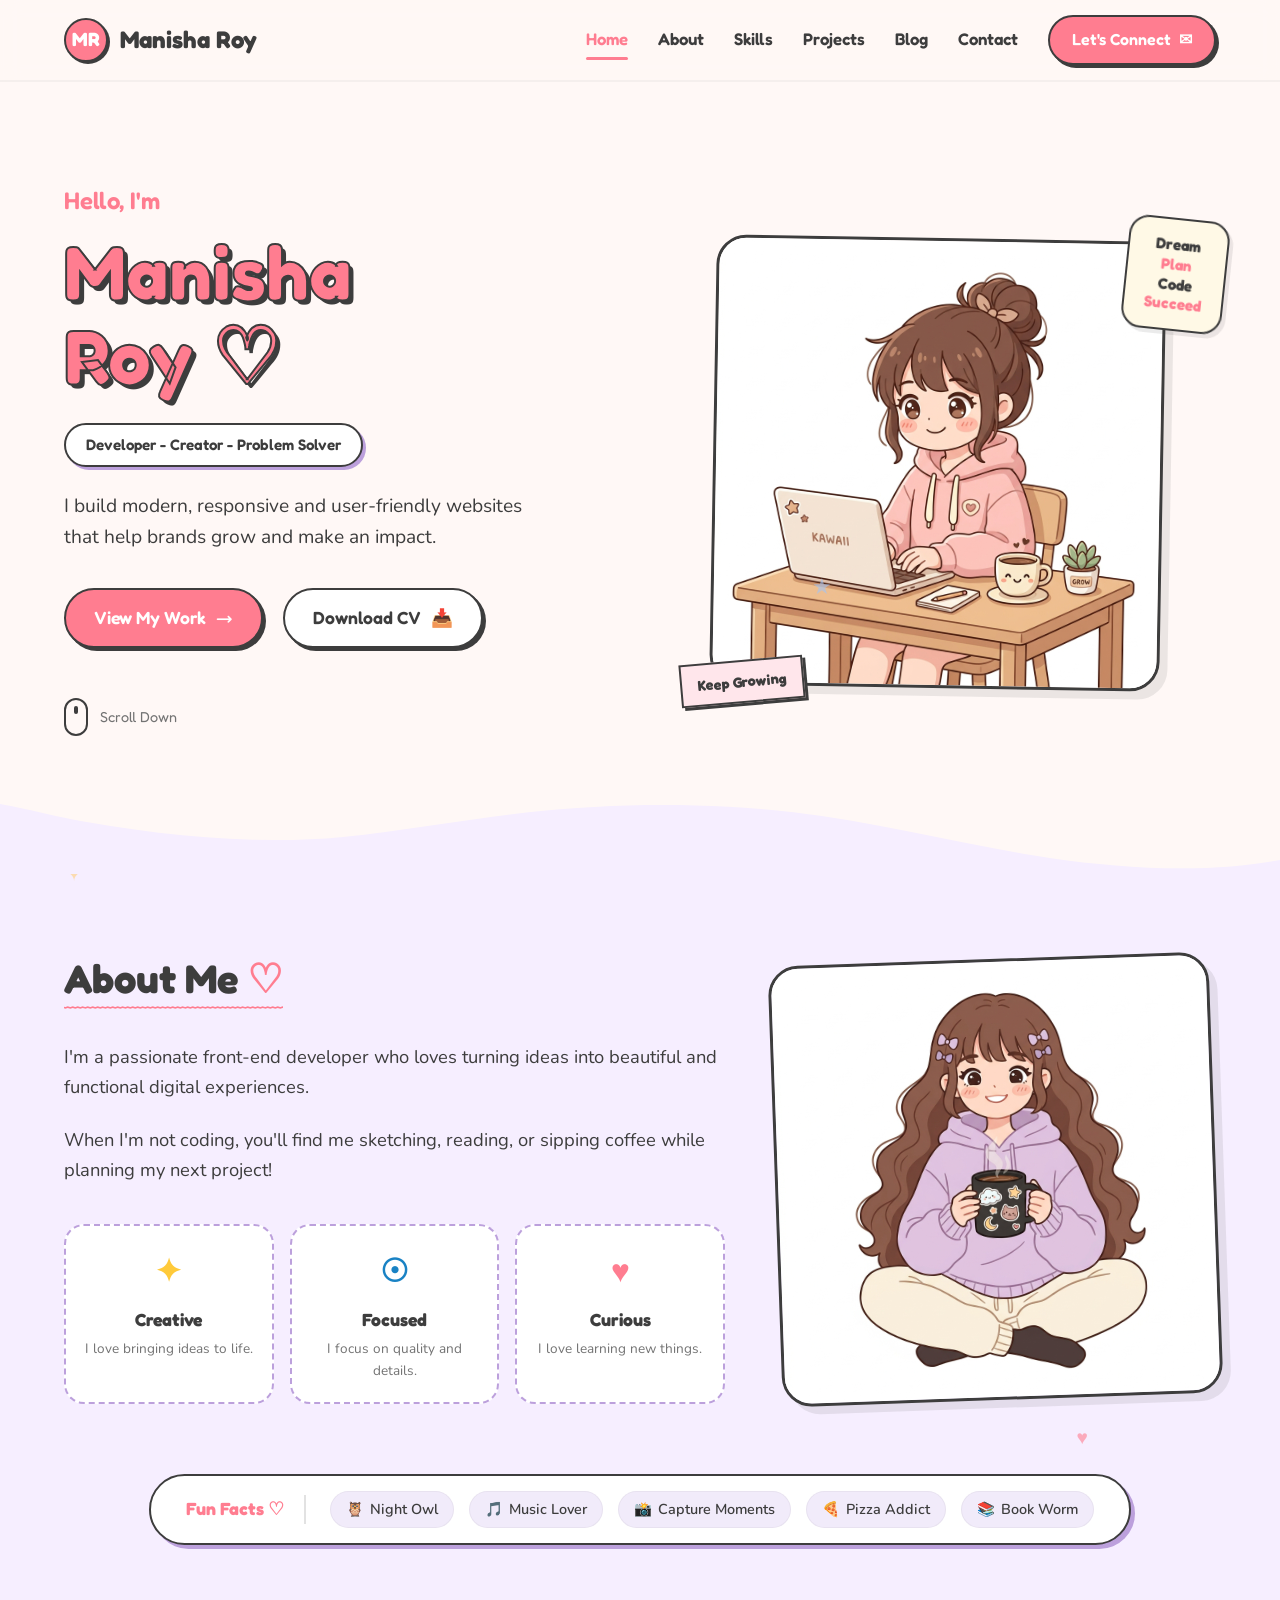
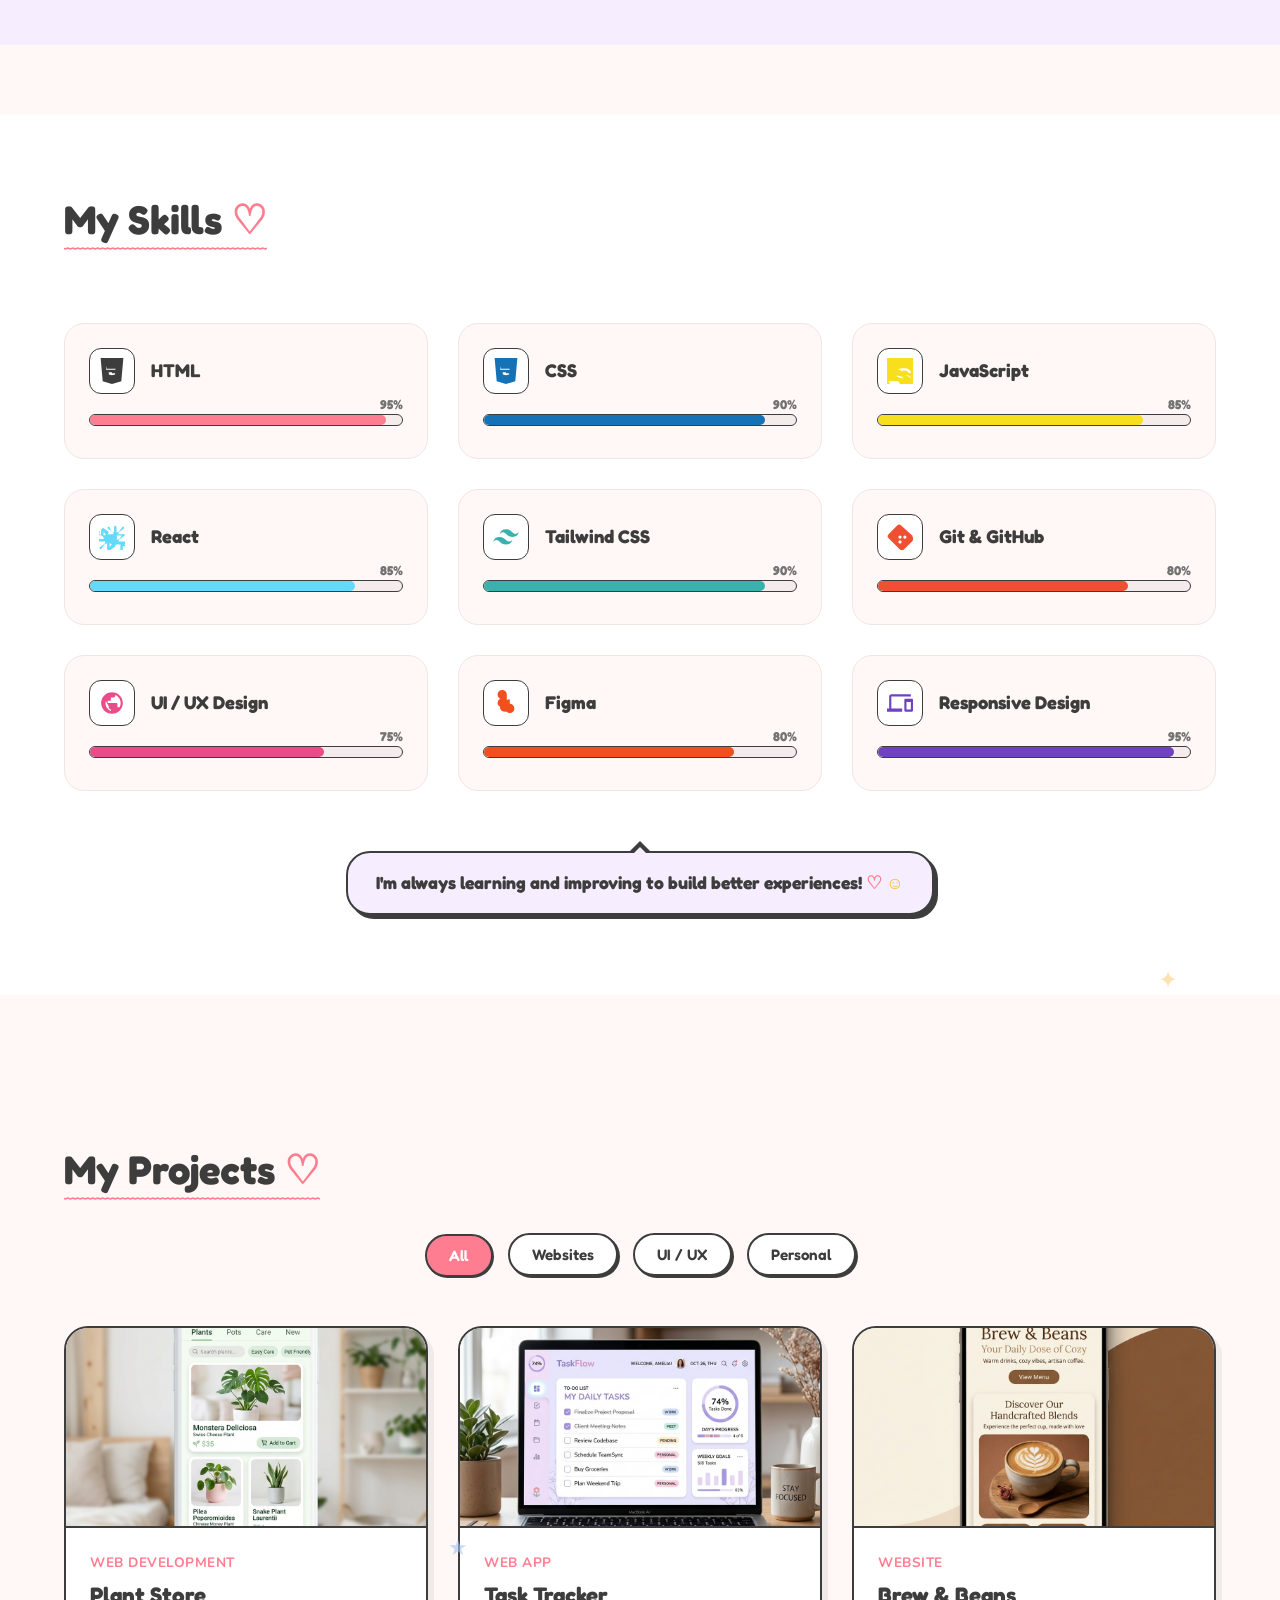
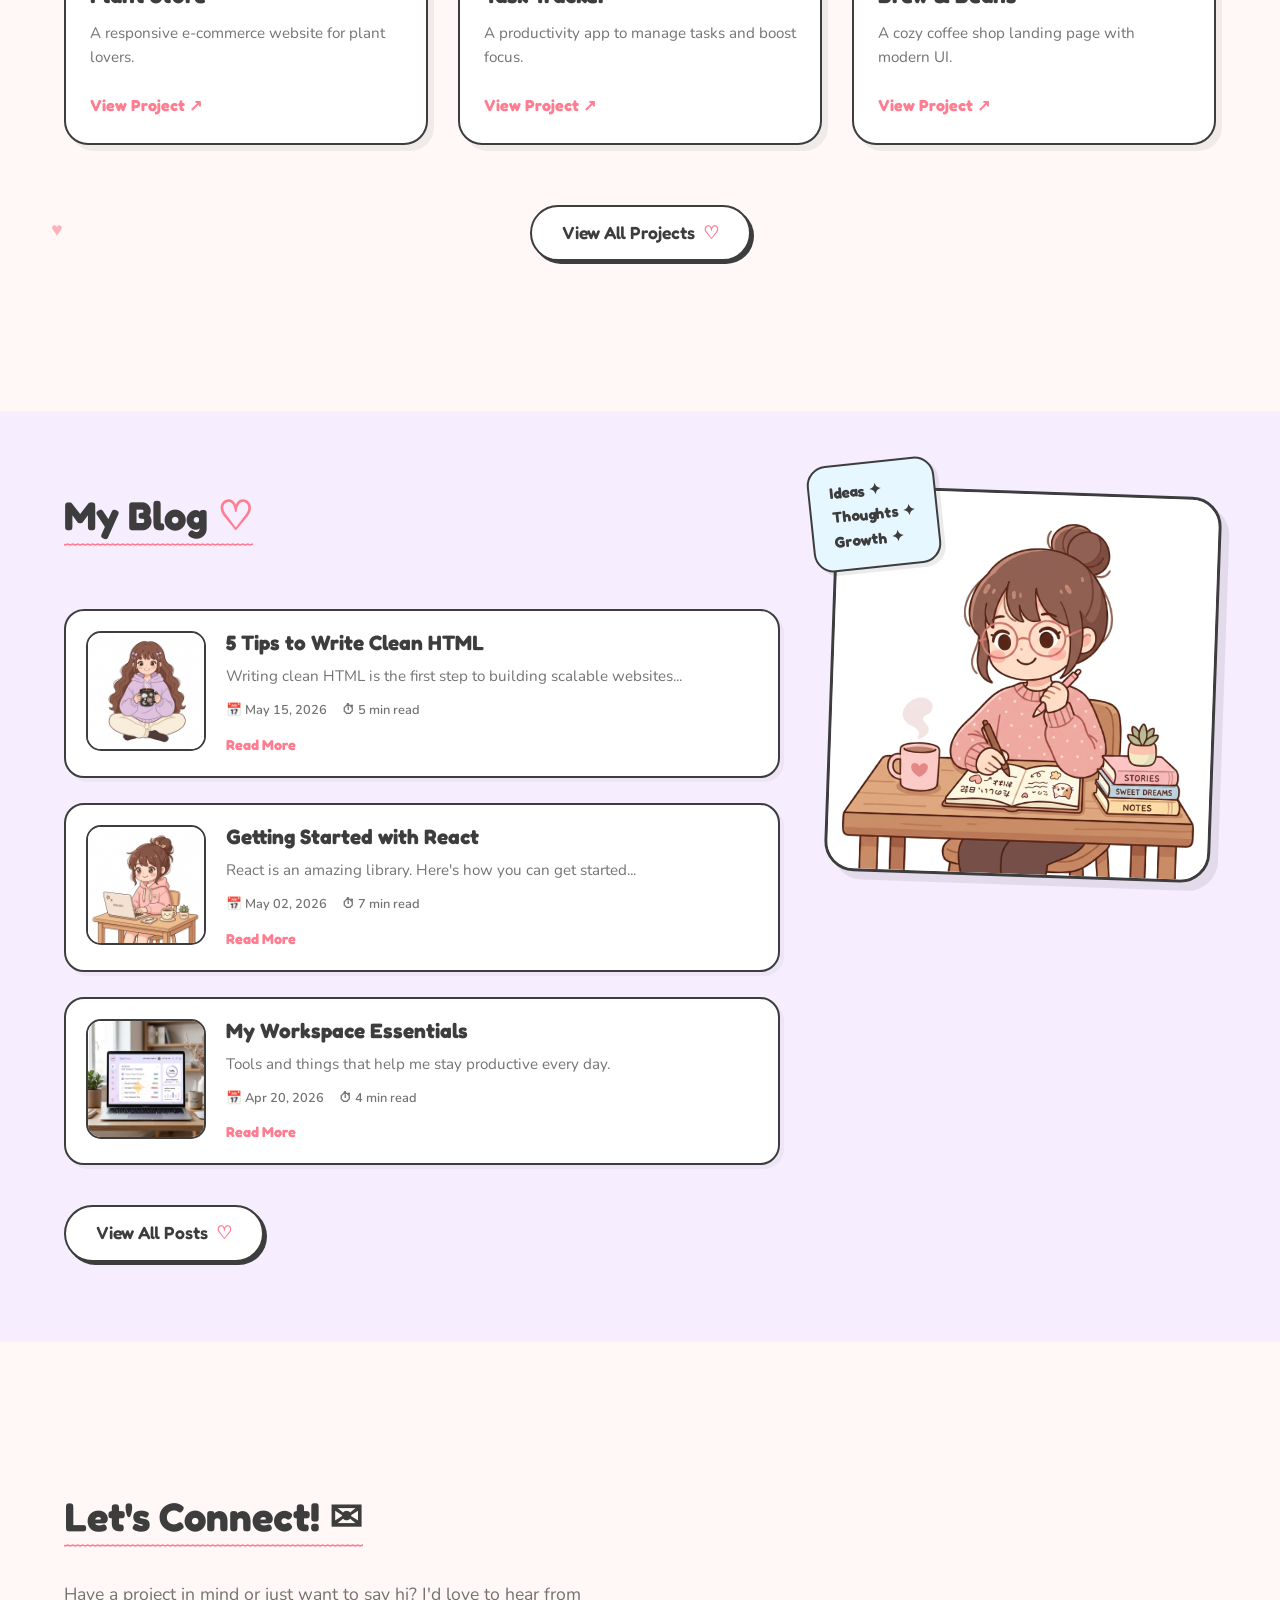
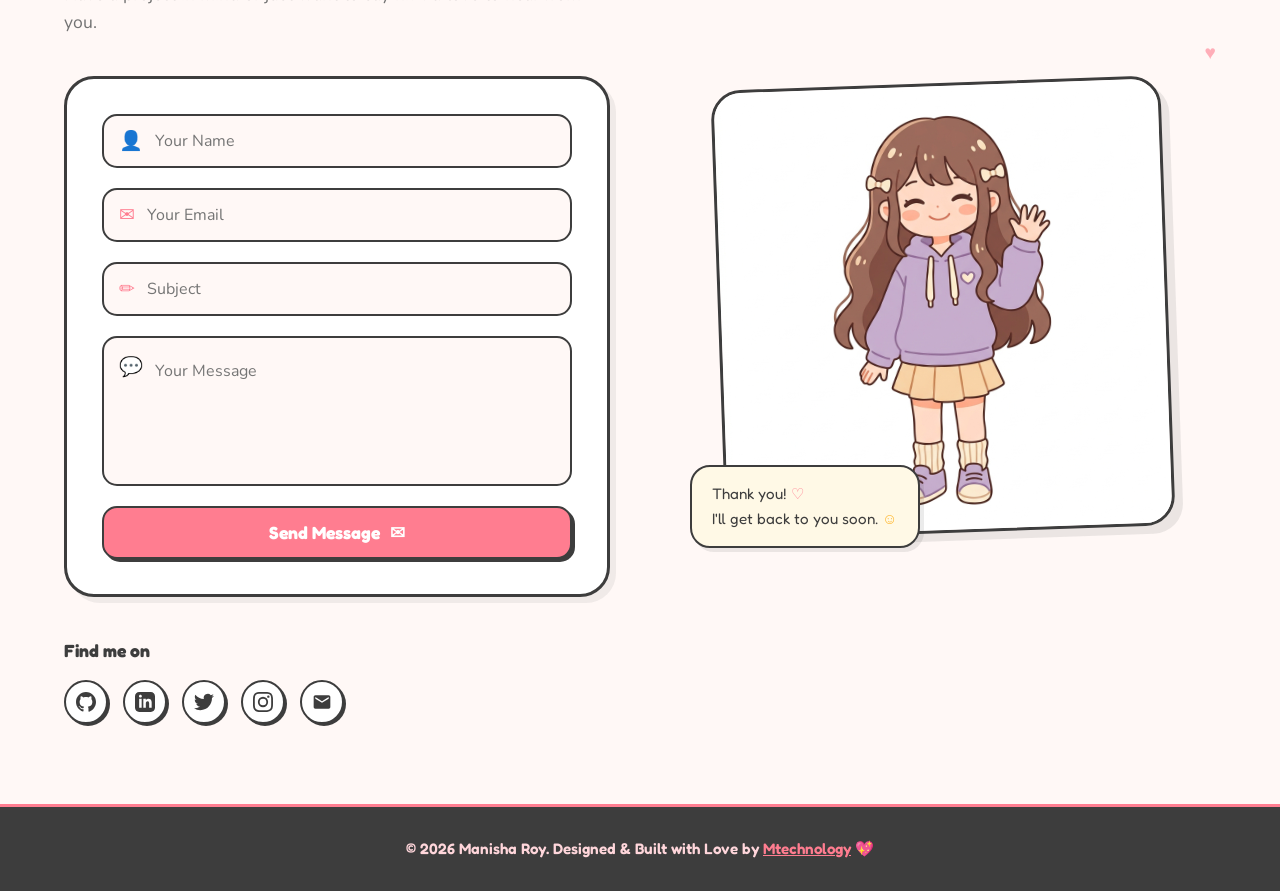
<file: index.html>
<!DOCTYPE html>
<html lang="en">
<head>
    <meta charset="UTF-8">
    <meta name="viewport" content="width=device-width, initial-scale=1.0">
    <title>Manisha Roy | Frontend Developer & UI/UX Designer</title>
    <meta name="description" content="Portfolio of Manisha Roy, a passionate front-end developer and UI/UX designer who creates beautiful, responsive, and user-friendly web experiences.">
    <!-- Google Fonts -->
    <link rel="preconnect" href="https://fonts.googleapis.com">
    <link rel="preconnect" href="https://fonts.gstatic.com" crossorigin>
    <link href="https://fonts.googleapis.com/css2?family=Comfortaa:wght@400;700&family=Fredoka:wght@400;600;700&family=Nunito:wght@400;600;700&display=swap" rel="stylesheet">
    <!-- Main Stylesheet -->
    <link rel="stylesheet" href="styles.css">
</head>
<body>
    <!-- Floating Sparkles & Hearts (Decorative background elements) -->
    <div class="decorations">
        <div class="sparkle sparkle-1">✦</div>
        <div class="sparkle sparkle-2">✦</div>
        <div class="sparkle sparkle-3">✦</div>
        <div class="heart heart-1">♥</div>
        <div class="heart heart-2">♥</div>
        <div class="heart heart-3">♥</div>
        <div class="star star-1">★</div>
        <div class="star star-2">★</div>
    </div>

    <!-- Navigation Header -->
    <header class="navbar-header">
        <div class="navbar-container">
            <a href="#home" class="logo">
                <span class="logo-circle">MR</span>
                <span class="logo-text">Manisha Roy</span>
            </a>
            <button class="mobile-nav-toggle" aria-label="Toggle Navigation" id="mobileNavToggle">
                <span class="bar"></span>
                <span class="bar"></span>
                <span class="bar"></span>
            </button>
            <nav class="nav-menu" id="navMenu">
                <a href="#home" class="nav-link active">Home</a>
                <a href="#about" class="nav-link">About</a>
                <a href="#skills" class="nav-link">Skills</a>
                <a href="#projects" class="nav-link">Projects</a>
                <a href="#blog" class="nav-link">Blog</a>
                <a href="#contact" class="nav-link">Contact</a>
                <a href="#contact" class="btn-connect">Let's Connect <span class="btn-icon">✉</span></a>
            </nav>
        </div>
    </header>

    <!-- Main Content Grid / Sections -->
    <main class="main-content">
        <!-- 1. Hero Section -->
        <section id="home" class="section hero-section">
            <div class="container hero-container">
                <div class="hero-left">
                    <p class="hero-greeting">Hello, I'm</p>
                    <h1 class="hero-name">Manisha<br>Roy <span class="heart-icon">♡</span></h1>
                    <div class="badge-container">
                        <span class="pill-badge">Developer - Creator - Problem Solver</span>
                    </div>
                    <p class="hero-description">
                        I build modern, responsive and user-friendly websites that help brands grow and make an impact.
                    </p>
                    <div class="hero-ctas">
                        <a href="#projects" class="btn btn-primary">View My Work <span class="arrow">→</span></a>
                        <a href="#" class="btn btn-secondary" id="downloadCv">Download CV <span class="download-icon">📥</span></a>
                    </div>
                    
                    <div class="scroll-down-container">
                        <a href="#about" class="scroll-down-link">
                            <div class="mouse-icon">
                                <div class="wheel"></div>
                            </div>
                            <span>Scroll Down</span>
                        </a>
                    </div>
                </div>
                
                <div class="hero-right">
                    <div class="illustration-wrapper hero-wrapper">
                        <!-- Custom Sticky Notes & Floating Speech Bubbles -->
                        <div class="bubble dream-bubble">
                            <p>Dream</p>
                            <p>Plan</p>
                            <p>Code</p>
                            <p>Succeed</p>
                        </div>
                        <img src="assets/hero_girl.png" alt="Manisha working at a desk" class="main-illustration hero-illustration">
                        <div class="sticky-note">Keep Growing</div>
                    </div>
                </div>
            </div>
        </section>

        <!-- Wavy Section Divider -->
        <div class="wave-divider wave-to-purple">
            <svg data-name="Layer 1" xmlns="http://www.w3.org/2000/svg" viewBox="0 0 1200 120" preserveAspectRatio="none">
                <path d="M321.39,56.44c58-10.79,114.16-30.13,172-41.86,82.39-16.72,168.19-17.73,250.45-.39C823.78,31,906.67,72,985.66,92.83c70.05,18.48,146.53,26.09,214.34,3V120H0V0C26.9,8.75,53.05,22,81.13,31C164.71,57.77,248.8,69.58,321.39,56.44Z" class="shape-fill"></path>
            </svg>
        </div>

        <!-- 2. About Me Section -->
        <section id="about" class="section about-section bg-purple">
            <div class="container about-container">
                <div class="about-left">
                    <h2 class="section-title">About Me <span class="heart-icon">♡</span></h2>
                    <p class="about-text">
                        I'm a passionate front-end developer who loves turning ideas into beautiful and functional digital experiences.
                    </p>
                    <p class="about-text">
                        When I'm not coding, you'll find me sketching, reading, or sipping coffee while planning my next project!
                    </p>
                    
                    <div class="about-traits">
                        <div class="trait-card">
                            <div class="trait-icon star-icon">✦</div>
                            <h3>Creative</h3>
                            <p>I love bringing ideas to life.</p>
                        </div>
                        <div class="trait-card">
                            <div class="trait-icon target-icon">☉</div>
                            <h3>Focused</h3>
                            <p>I focus on quality and details.</p>
                        </div>
                        <div class="trait-card">
                            <div class="trait-icon heart-icon">♥</div>
                            <h3>Curious</h3>
                            <p>I love learning new things.</p>
                        </div>
                    </div>
                </div>
                
                <div class="about-right">
                    <div class="illustration-wrapper about-wrapper">
                        <img src="assets/about_girl.png" alt="Manisha sitting cross-legged" class="main-illustration about-illustration">
                    </div>
                </div>
            </div>
            
            <!-- Fun Facts Horizontal Pill -->
            <div class="fun-facts-container">
                <div class="fun-facts-pill">
                    <span class="fun-facts-title">Fun Facts ♡</span>
                    <div class="fun-facts-grid">
                        <span class="fact-tag"><span class="fact-emoji">🦉</span> Night Owl</span>
                        <span class="fact-tag"><span class="fact-emoji">🎵</span> Music Lover</span>
                        <span class="fact-tag"><span class="fact-emoji">📸</span> Capture Moments</span>
                        <span class="fact-tag"><span class="fact-emoji">🍕</span> Pizza Addict</span>
                        <span class="fact-tag"><span class="fact-emoji">📚</span> Book Worm</span>
                    </div>
                </div>
            </div>
        </section>

        <!-- Wavy Divider to Soft Pink -->
        <div class="wave-divider wave-to-pink">
            <svg data-name="Layer 1" xmlns="http://www.w3.org/2000/svg" viewBox="0 0 1200 120" preserveAspectRatio="none">
                <path d="M985.66,92.83C906.67,72,823.78,31,743.84,14.19c-82.26-17.34-168.06-16.33-250.45.39-57.84,11.73-114,31.07-172,41.86C248.8,69.58,164.71,57.77,81.13,31,53.05,22,26.9,8.75,0,0V120H1200V95.83C1132.19,118.92,1055.71,111.31,985.66,92.83Z" class="shape-fill"></path>
            </svg>
        </div>

        <!-- 3. My Skills Section -->
        <section id="skills" class="section skills-section">
            <div class="container skills-container">
                <h2 class="section-title text-center">My Skills <span class="heart-icon">♡</span></h2>
                
                <div class="skills-grid">
                    <!-- HTML Card -->
                    <div class="skill-card">
                        <div class="skill-header">
                            <div class="skill-icon-bg icon-html">
                                <svg class="skill-icon" viewBox="0 0 24 24" fill="currentColor">
                                    <path d="M1.5 0h21l-1.91 21.563L11.977 24l-8.565-2.438L1.5 0zm17.03 8H6.38l.24 2.87h11.67l-.28 3.13h-6l-.1-.86H8.97l.18 2.02 2.83.75 2.83-.75.47-5.32H6.88l-.24-2.87h12.15l-.26 3z"/>
                                </svg>
                            </div>
                            <span class="skill-name">HTML</span>
                        </div>
                        <div class="skill-progress-bar-container">
                            <div class="skill-progress-bar" style="width: 95%;"></div>
                        </div>
                        <span class="skill-percentage">95%</span>
                    </div>

                    <!-- CSS Card -->
                    <div class="skill-card">
                        <div class="skill-header">
                            <div class="skill-icon-bg icon-css">
                                <svg class="skill-icon" viewBox="0 0 24 24" fill="currentColor">
                                    <path d="M1.5 0h21l-1.91 21.563L11.977 24l-8.565-2.438L1.5 0zm17.03 8H6.38l.24 2.87h11.67l-.28 3.13h-6l-.1-.86H8.97l.18 2.02 2.83.75 2.83-.75.47-5.32H6.88l-.24-2.87h12.15l-.26 3z" style="fill: #1572B6;"/>
                                </svg>
                            </div>
                            <span class="skill-name">CSS</span>
                        </div>
                        <div class="skill-progress-bar-container">
                            <div class="skill-progress-bar bar-css" style="width: 90%;"></div>
                        </div>
                        <span class="skill-percentage">90%</span>
                    </div>

                    <!-- JavaScript Card -->
                    <div class="skill-card">
                        <div class="skill-header">
                            <div class="skill-icon-bg icon-js">
                                <svg class="skill-icon" viewBox="0 0 24 24" fill="currentColor">
                                    <path d="M0 0h24v24H0V0zm22.034 18.534c-.067-.386-.227-.777-.481-1.143-.3-.435-.764-.789-1.391-1.063-.585-.255-1.319-.449-2.203-.584-.39-.06-.809-.119-1.258-.18-.45-.06-.884-.135-1.303-.225-.42-.09-.78-.209-1.079-.36-.299-.15-.524-.345-.674-.585-.15-.24-.225-.555-.225-.945 0-.36.089-.675.27-.945.18-.27.435-.48.765-.63.33-.15.719-.24 1.169-.27.45-.03.914-.015 1.394.045.48.06.914.18 1.304.36.39.18.705.42.945.72.24.3.375.645.405 1.035h2.445c-.06-.72-.27-1.35-.63-1.89-.36-.54-.855-.99-1.485-1.35-.63-.36-1.365-.615-2.205-.765-.84-.15-1.724-.225-2.654-.225-.96 0-1.86.09-2.699.27-.84.18-1.575.465-2.205.855-.63.39-1.11.885-1.439 1.485-.33.6-.495 1.305-.495 2.115 0 .81.165 1.485.495 2.025.33.54.795.975 1.395 1.305.6.33 1.29.585 2.07.765.78.18 1.575.315 2.385.405.81.09 1.56.195 2.25.315.69.12 1.245.285 1.665.495.42.21.705.495.855.855.15.36.225.795.225 1.305 0 .54-.105.99-.315 1.35-.21.36-.51.645-.9.855-.39.21-.855.36-1.395.45-.54.09-1.11.135-1.71.135-.66 0-1.275-.06-1.845-.18-.57-.12-1.08-.315-1.53-.585-.45-.27-.81-.615-1.08-1.035-.27-.42-.42-.915-.45-1.485H1.72v.03c.012.72.203 1.368.573 1.944.37.576.883 1.042 1.54 1.399.657.357 1.428.622 2.313.795.885.172 1.83.259 2.835.259 1.02 0 1.98-.09 2.879-.27.9-.18 1.665-.465 2.295-.855.63-.39 1.11-.885 1.44-1.485.33-.6.495-1.32.495-2.16 0-.78-.15-1.425-.45-1.935-.3-.51-.72-.93-1.26-1.26-.54-.33-1.17-.585-1.89-.765-.72-.18-1.485-.33-2.295-.45-.81-.12-1.56-.24-2.25-.36-.69-.12-1.26-.285-1.71-.495-.45-.21-.765-.495-.945-.855-.18-.36-.27-.81-.27-1.35 0-.51.105-.945.315-1.305.21-.36.51-.645.9-.855.39-.21.855-.36 1.395-.45.54-.09 1.11-.135 1.71-.135.63 0 1.215.06 1.755.18.54.12 1.005.3 1.395.54.39.24.69.555.9.945.21.39.33.84.36 1.35z" style="fill: #F7DF1E;"/>
                                </svg>
                            </div>
                            <span class="skill-name">JavaScript</span>
                        </div>
                        <div class="skill-progress-bar-container">
                            <div class="skill-progress-bar bar-js" style="width: 85%;"></div>
                        </div>
                        <span class="skill-percentage">85%</span>
                    </div>

                    <!-- React Card -->
                    <div class="skill-card">
                        <div class="skill-header">
                            <div class="skill-icon-bg icon-react">
                                <svg class="skill-icon" viewBox="0 0 24 24" fill="currentColor">
                                    <path d="M24 10.66c0-.3-.12-.58-.33-.8-.21-.21-.5-.33-.8-.33h-5.23c.31-.69.58-1.41.8-2.14l4.33-3.11c.23-.17.38-.43.41-.72.03-.29-.07-.58-.27-.79s-.49-.32-.78-.29c-.29.03-.55.18-.72.41l-3.11 4.33c-.73.22-1.45.49-2.14.8V2.78c0-.3-.12-.59-.33-.8-.21-.21-.5-.33-.8-.33s-.59.12-.8.33c-.21.21-.33.5-.33.8v5.23c-.69-.31-1.41-.58-2.14-.8L9.63 2.88c-.17-.23-.43-.38-.72-.41-.29-.03-.58.07-.79.27s-.32.49-.29.78c.03.29.18.55.41.72l4.33 3.11c.22.73.49 1.45.8 2.14H8.15c.31-.69.58-1.41.8-2.14L4.62 4.16c-.17-.23-.43-.38-.72-.41-.29-.03-.58.07-.79.27s-.32.49-.29.78c.03.29.18.55.41.72l3.11 4.33c-.73.22-1.45.49-2.14.8V5.63c0-.3-.12-.59-.33-.8-.21-.21-.5-.33-.8-.33s-.59.12-.8.33c-.21.21-.33.5-.33.8v5.23c-.69-.31-1.41-.58-2.14-.8L.78 6.94c-.23-.17-.5-.23-.78-.2-.29.03-.55.18-.72.41-.17.23-.23.5-.2.78.03.29.18.55.41.72l4.33 3.11c.22.73.49 1.45.8 2.14H.78c-.3 0-.58.12-.8.33-.21.21-.33.5-.33.8s.12.59.33.8c.21.21.5.33.8.33h5.23c-.31.69-.58 1.41-.8 2.14l-4.33 3.11c-.23.17-.38.43-.41.72-.03.29.07.58.27.79.2.2.49.32.78.29.29-.03.55-.18.72-.41l3.11-4.33c.73-.22 1.45-.49 2.14-.8v5.23c0 .3.12.59.33.8.21.21.5.33.8.33s.59-.12.8-.33c.21-.21.33-.5.33-.8v-5.23c.69.31 1.41.58 2.14.8l-3.11 4.33c-.17.23-.23.5-.2.78.03.29.18.55.41.72.23.17.5.23.78.2.29-.03.55-.18.72-.41l4.33-3.11c.22-.73.49-1.45.8-2.14h5.23c-.3.02-.58.14-.79.35-.21.21-.33.5-.33.8v5.23c0 .3.12.59.33.8.21.21.5.33.8.33s.59-.12.8-.33c.21-.21.33-.5.33-.8v-5.23c.69.31 1.41.58 2.14.8l3.11 4.33c.17.23.43.38.72.41.29.03.58-.07.79-.27s.32-.49.29-.78c-.03-.29-.18-.55-.41-.72l-4.33-3.11c-.22-.73-.49-1.45-.8-2.14H23.22c.3 0 .58-.12.8-.33.21-.21.33-.5.33-.8s-.12-.59-.33-.8c-.21-.21-.5-.33-.8-.33h-5.23c.31-.69.58-1.41.8-2.14l4.33-3.11c.23-.17.38-.43.41-.72.03-.29-.07-.58-.27-.79s-.49-.32-.78-.29c-.29.03-.55.18-.72.41l-3.11 4.33c-.73.22-1.45.49-2.14.8V10.66z" style="fill: #61DAFB;"/>
                                </svg>
                            </div>
                            <span class="skill-name">React</span>
                        </div>
                        <div class="skill-progress-bar-container">
                            <div class="skill-progress-bar bar-react" style="width: 85%;"></div>
                        </div>
                        <span class="skill-percentage">85%</span>
                    </div>

                    <!-- Tailwind CSS Card -->
                    <div class="skill-card">
                        <div class="skill-header">
                            <div class="skill-icon-bg icon-tailwind">
                                <svg class="skill-icon" viewBox="0 0 24 24" fill="currentColor">
                                    <path d="M12.001 4.8c-3.2 0-5.2 1.6-6 4.8 1.2-1.6 2.6-2.2 4.2-1.8.913.228 1.565.89 2.288 1.624C13.666 10.618 15.027 12 18.002 12c3.2 0 5.2-1.6 6-4.8-1.2 1.6-2.6 2.2-4.2 1.8-.913-.228-1.565-.89-2.288-1.624C16.337 6.182 14.976 4.8 12.001 4.8zm-6 7.2c-3.2 0-5.2 1.6-6 4.8 1.2-1.6 2.6-2.2 4.2-1.8.913.228 1.565.89 2.288 1.624C7.666 17.818 9.027 19 12.002 19c3.2 0 5.2-1.6 6-4.8-1.2 1.6-2.6 2.2-4.2 1.8-.913-.228-1.565-.89-2.288-1.624C10.337 13.382 8.976 12 6.001 12z" style="fill: #38B2AC;"/>
                                </svg>
                            </div>
                            <span class="skill-name">Tailwind CSS</span>
                        </div>
                        <div class="skill-progress-bar-container">
                            <div class="skill-progress-bar bar-tailwind" style="width: 90%;"></div>
                        </div>
                        <span class="skill-percentage">90%</span>
                    </div>

                    <!-- Git & GitHub Card -->
                    <div class="skill-card">
                        <div class="skill-header">
                            <div class="skill-icon-bg icon-git">
                                <svg class="skill-icon" viewBox="0 0 24 24" fill="currentColor">
                                    <path d="M23.546 10.93L13.07 1.453a2.628 2.628 0 0 0-3.696 0L1.453 9.37a2.628 2.628 0 0 0 0 3.696l10.476 10.476a2.628 2.628 0 0 0 3.696 0l7.92-7.92a2.628 2.628 0 0 0 0-3.696zM12 18.06a1.5 1.5 0 1 1 .001-3.001A1.5 1.5 0 0 1 12 18.06zm0-4.5a1.5 1.5 0 1 1-.001-3.001A1.5 1.5 0 0 1 12 13.56zm4.5 0a1.5 1.5 0 1 1-.001-3.001A1.5 1.5 0 0 1 16.5 13.56z" style="fill: #F05032;"/>
                                </svg>
                            </div>
                            <span class="skill-name">Git & GitHub</span>
                        </div>
                        <div class="skill-progress-bar-container">
                            <div class="skill-progress-bar bar-git" style="width: 80%;"></div>
                        </div>
                        <span class="skill-percentage">80%</span>
                    </div>

                    <!-- UI/UX Design Card -->
                    <div class="skill-card">
                        <div class="skill-header">
                            <div class="skill-icon-bg icon-uiux">
                                <svg class="skill-icon" viewBox="0 0 24 24" fill="currentColor">
                                    <path d="M12 2C6.48 2 2 6.48 2 12s4.48 10 10 10 10-4.48 10-10S17.52 2 12 2zm1 17.93c-3.95-.49-7-3.85-7-7.93 0-.62.08-1.21.21-1.79L9 15v1c0 1.1.9 2 2 2v1.93zm6.9-2.54c-.26-.81-1-1.39-1.9-1.39h-1v-3c0-.55-.45-1-1-1H8v-2h2c.55 0 1-.45 1-1V7h2c1.1 0 2-.9 2-2v-.41c2.93 1.19 5 4.06 5 7.41 0 2.08-.8 3.97-2.1 5.39z" style="fill: #EA4C89;"/>
                                </svg>
                            </div>
                            <span class="skill-name">UI / UX Design</span>
                        </div>
                        <div class="skill-progress-bar-container">
                            <div class="skill-progress-bar bar-uiux" style="width: 75%;"></div>
                        </div>
                        <span class="skill-percentage">75%</span>
                    </div>

                    <!-- Figma Card -->
                    <div class="skill-card">
                        <div class="skill-header">
                            <div class="skill-icon-bg icon-figma">
                                <svg class="skill-icon" viewBox="0 0 24 24" fill="currentColor">
                                    <path d="M8.5 0A4.25 4.25 0 0 0 4.25 4.25c0 1.63.92 3.04 2.27 3.75a4.249 4.249 0 0 0-2.27 3.75c0 1.63.92 3.04 2.27 3.75A4.25 4.25 0 1 0 12.75 12V4.25A4.25 4.25 0 0 0 8.5 0zM15.5 8.5A4.25 4.25 0 0 0 11.25 12.75V17A4.25 4.25 0 1 0 15.5 12.75V8.5z" style="fill: #F24E1E;"/>
                                </svg>
                            </div>
                            <span class="skill-name">Figma</span>
                        </div>
                        <div class="skill-progress-bar-container">
                            <div class="skill-progress-bar bar-figma" style="width: 80%;"></div>
                        </div>
                        <span class="skill-percentage">80%</span>
                    </div>

                    <!-- Responsive Design Card -->
                    <div class="skill-card">
                        <div class="skill-header">
                            <div class="skill-icon-bg icon-responsive">
                                <svg class="skill-icon" viewBox="0 0 24 24" fill="currentColor">
                                    <path d="M4 6h18V4H4c-1.1 0-2 .9-2 2v11H0v3h14v-3H4V6zm19 2h-6c-.55 0-1 .45-1 1v10c0 .55.45 1 1 1h6c.55 0 1-.45 1-1V9c0-.55-.45-1-1-1zm-1 10h-4v-7h4v7z" style="fill: #6F42C1;"/>
                                </svg>
                            </div>
                            <span class="skill-name">Responsive Design</span>
                        </div>
                        <div class="skill-progress-bar-container">
                            <div class="skill-progress-bar bar-responsive" style="width: 95%;"></div>
                        </div>
                        <span class="skill-percentage">95%</span>
                    </div>
                </div>

                <!-- Interactive Sticky Speech Bubble -->
                <div class="skills-speech-container">
                    <div class="speech-bubble">
                        <p>I'm always learning and improving to build better experiences! <span class="heart-icon">♡</span> <span class="smile-icon">☺</span></p>
                    </div>
                </div>
            </div>
        </section>

        <!-- Wavy Divider to Projects -->
        <div class="wave-divider wave-to-projects">
            <svg data-name="Layer 1" xmlns="http://www.w3.org/2000/svg" viewBox="0 0 1200 120" preserveAspectRatio="none">
                <path d="M321.39,56.44c58-10.79,114.16-30.13,172-41.86,82.39-16.72,168.19-17.73,250.45-.39C823.78,31,906.67,72,985.66,92.83c70.05,18.48,146.53,26.09,214.34,3V120H0V0C26.9,8.75,53.05,22,81.13,31C164.71,57.77,248.8,69.58,321.39,56.44Z" class="shape-fill"></path>
            </svg>
        </div>

        <!-- 4. My Projects Section -->
        <section id="projects" class="section projects-section">
            <div class="container projects-container">
                <h2 class="section-title text-center">My Projects <span class="heart-icon">♡</span></h2>
                
                <!-- Category Filter Capsules -->
                <div class="filter-container">
                    <button class="filter-btn active" data-filter="all">All</button>
                    <button class="filter-btn" data-filter="websites">Websites</button>
                    <button class="filter-btn" data-filter="uiux">UI / UX</button>
                    <button class="filter-btn" data-filter="personal">Personal</button>
                </div>

                <!-- Projects Card Grid -->
                <div class="projects-grid">
                    <!-- Project 1 -->
                    <div class="project-card" data-category="websites">
                        <div class="project-image-container">
                            <img src="assets/project_plant.png" alt="Plant Store Project mockup" class="project-image">
                        </div>
                        <div class="project-info">
                            <span class="project-category">Web Development</span>
                            <h3 class="project-name">Plant Store</h3>
                            <p class="project-description">A responsive e-commerce website for plant lovers.</p>
                            <a href="#" class="btn-view-project">View Project <span class="arrow-diagonal">↗</span></a>
                        </div>
                    </div>

                    <!-- Project 2 -->
                    <div class="project-card" data-category="uiux personal">
                        <div class="project-image-container">
                            <img src="assets/project_task.png" alt="Task Tracker Project mockup" class="project-image">
                        </div>
                        <div class="project-info">
                            <span class="project-category">Web App</span>
                            <h3 class="project-name">Task Tracker</h3>
                            <p class="project-description">A productivity app to manage tasks and boost focus.</p>
                            <a href="#" class="btn-view-project">View Project <span class="arrow-diagonal">↗</span></a>
                        </div>
                    </div>

                    <!-- Project 3 -->
                    <div class="project-card" data-category="websites">
                        <div class="project-image-container">
                            <img src="assets/project_brew.png" alt="Brew & Beans Project mockup" class="project-image">
                        </div>
                        <div class="project-info">
                            <span class="project-category">Website</span>
                            <h3 class="project-name">Brew & Beans</h3>
                            <p class="project-description">A cozy coffee shop landing page with modern UI.</p>
                            <a href="#" class="btn-view-project">View Project <span class="arrow-diagonal">↗</span></a>
                        </div>
                    </div>
                </div>

                <!-- Bottom View All Button -->
                <div class="text-center cta-projects-container">
                    <a href="#" class="btn btn-pill-cta">View All Projects <span class="heart-icon">♡</span></a>
                </div>
            </div>
        </section>

        <!-- Wavy Divider to Blog -->
        <div class="wave-divider wave-to-blog">
            <svg data-name="Layer 1" xmlns="http://www.w3.org/2000/svg" viewBox="0 0 1200 120" preserveAspectRatio="none">
                <path d="M985.66,92.83C906.67,72,823.78,31,743.84,14.19c-82.26-17.34-168.06-16.33-250.45.39-57.84,11.73-114,31.07-172,41.86C248.8,69.58,164.71,57.77,81.13,31,53.05,22,26.9,8.75,0,0V120H1200V95.83C1132.19,118.92,1055.71,111.31,985.66,92.83Z" class="shape-fill"></path>
            </svg>
        </div>

        <!-- 5. My Blog Section -->
        <section id="blog" class="section blog-section">
            <div class="container blog-container">
                <div class="blog-left">
                    <h2 class="section-title">My Blog <span class="heart-icon">♡</span></h2>
                    
                    <div class="blog-list">
                        <!-- Blog Post 1 -->
                        <article class="blog-item">
                            <div class="blog-thumb">
                                <img src="assets/about_girl.png" alt="Post thumbnail" class="blog-thumb-img">
                            </div>
                            <div class="blog-details">
                                <h3 class="blog-item-title">5 Tips to Write Clean HTML</h3>
                                <p class="blog-item-excerpt">Writing clean HTML is the first step to building scalable websites...</p>
                                <div class="blog-meta">
                                    <span class="blog-date">📅 May 15, 2026</span>
                                    <span class="blog-readtime">⏱ 5 min read</span>
                                </div>
                                <a href="#" class="btn-readmore">Read More</a>
                            </div>
                        </article>

                        <!-- Blog Post 2 -->
                        <article class="blog-item">
                            <div class="blog-thumb">
                                <img src="assets/hero_girl.png" alt="Post thumbnail" class="blog-thumb-img">
                            </div>
                            <div class="blog-details">
                                <h3 class="blog-item-title">Getting Started with React</h3>
                                <p class="blog-item-excerpt">React is an amazing library. Here's how you can get started...</p>
                                <div class="blog-meta">
                                    <span class="blog-date">📅 May 02, 2026</span>
                                    <span class="blog-readtime">⏱ 7 min read</span>
                                </div>
                                <a href="#" class="btn-readmore">Read More</a>
                            </div>
                        </article>

                        <!-- Blog Post 3 -->
                        <article class="blog-item">
                            <div class="blog-thumb">
                                <img src="assets/project_task.png" alt="Post thumbnail" class="blog-thumb-img">
                            </div>
                            <div class="blog-details">
                                <h3 class="blog-item-title">My Workspace Essentials</h3>
                                <p class="blog-item-excerpt">Tools and things that help me stay productive every day.</p>
                                <div class="blog-meta">
                                    <span class="blog-date">📅 Apr 20, 2026</span>
                                    <span class="blog-readtime">⏱ 4 min read</span>
                                </div>
                                <a href="#" class="btn-readmore">Read More</a>
                            </div>
                        </article>
                    </div>
                    
                    <div class="blog-cta-wrapper">
                        <a href="#" class="btn btn-pill-cta">View All Posts <span class="heart-icon">♡</span></a>
                    </div>
                </div>
                
                <div class="blog-right">
                    <div class="illustration-wrapper blog-wrapper">
                        <!-- Speech bubble -->
                        <div class="bubble thoughts-bubble">
                            <p>Ideas ✦</p>
                            <p>Thoughts ✦</p>
                            <p>Growth ✦</p>
                        </div>
                        <img src="assets/blog_girl.png" alt="Manisha writing in a notebook" class="main-illustration blog-illustration">
                    </div>
                </div>
            </div>
        </section>

        <!-- Wavy Divider to Contact -->
        <div class="wave-divider wave-to-contact">
            <svg data-name="Layer 1" xmlns="http://www.w3.org/2000/svg" viewBox="0 0 1200 120" preserveAspectRatio="none">
                <path d="M321.39,56.44c58-10.79,114.16-30.13,172-41.86,82.39-16.72,168.19-17.73,250.45-.39C823.78,31,906.67,72,985.66,92.83c70.05,18.48,146.53,26.09,214.34,3V120H0V0C26.9,8.75,53.05,22,81.13,31C164.71,57.77,248.8,69.58,321.39,56.44Z" class="shape-fill"></path>
            </svg>
        </div>

        <!-- 6. Let's Connect / Contact Section -->
        <section id="contact" class="section contact-section">
            <div class="container contact-container">
                <div class="contact-left">
                    <h2 class="section-title">Let's Connect! <span class="envelope-icon">✉</span></h2>
                    <p class="contact-subtitle">Have a project in mind or just want to say hi? I'd love to hear from you.</p>
                    
                    <form class="contact-form" id="contactForm">
                        <div class="form-group">
                            <div class="input-icon-wrapper">
                                <span class="input-icon">👤</span>
                                <input type="text" id="name" name="name" placeholder="Your Name" required>
                            </div>
                        </div>
                        <div class="form-group">
                            <div class="input-icon-wrapper">
                                <span class="input-icon">✉</span>
                                <input type="email" id="email" name="email" placeholder="Your Email" required>
                            </div>
                        </div>
                        <div class="form-group">
                            <div class="input-icon-wrapper">
                                <span class="input-icon">✏</span>
                                <input type="text" id="subject" name="subject" placeholder="Subject" required>
                            </div>
                        </div>
                        <div class="form-group">
                            <div class="input-icon-wrapper align-start">
                                <span class="input-icon textarea-icon">💬</span>
                                <textarea id="message" name="message" rows="5" placeholder="Your Message" required></textarea>
                            </div>
                        </div>
                        <button type="submit" class="btn btn-submit">Send Message <span class="btn-icon">✉</span></button>
                    </form>

                    <!-- Social Icons at bottom left of panel -->
                    <div class="socials-wrapper">
                        <span class="socials-title">Find me on</span>
                        <div class="socials-links">
                            <a href="#" class="social-icon" aria-label="GitHub">
                                <svg viewBox="0 0 24 24" fill="currentColor">
                                    <path d="M12 0C5.37 0 0 5.37 0 12c0 5.3 3.438 9.8 8.205 11.385.6.11.82-.26.82-.577v-2.234c-3.338.724-4.042-1.61-4.042-1.61C4.422 18.07 3.633 17.7 3.633 17.7c-1.087-.744.084-.729.084-.729 1.205.084 1.838 1.236 1.838 1.236 1.07 1.835 2.809 1.305 3.495.998.108-.776.417-1.305.76-1.605-2.665-.3-5.466-1.332-5.466-5.93 0-1.31.465-2.38 1.235-3.22-.135-.303-.54-1.523.105-3.176 0 0 1.005-.322 3.3 1.23.96-.267 1.98-.399 3-.405 1.02.006 2.04.138 3 .405 2.28-1.552 3.285-1.23 3.285-1.23.645 1.653.24 2.873.12 3.176.765.84 1.23 1.91 1.23 3.22 0 4.61-2.805 5.625-5.475 5.92.43.372.82 1.102.82 2.222v3.293c0 .319.22.694.825.576C20.565 21.795 24 17.3 24 12c0-6.63-5.37-12-12-12z"/>
                                </svg>
                            </a>
                            <a href="#" class="social-icon" aria-label="LinkedIn">
                                <svg viewBox="0 0 24 24" fill="currentColor">
                                    <path d="M19 0h-14c-2.761 0-5 2.239-5 5v14c0 2.761 2.239 5 5 5h14c2.762 0 5-2.239 5-5v-14c0-2.761-2.238-5-5-5zm-11 19h-3v-11h3v11zm-1.5-12.268c-.966 0-1.75-.779-1.75-1.75s.784-1.75 1.75-1.75 1.75.779 1.75 1.75-.784 1.75-1.75 1.75zm13.5 12.268h-3v-5.604c0-3.368-4-3.113-4 0v5.604h-3v-11h3v1.765c1.396-2.586 7-2.777 7 2.476v6.759z"/>
                                </svg>
                            </a>
                            <a href="#" class="social-icon" aria-label="Twitter">
                                <svg viewBox="0 0 24 24" fill="currentColor">
                                    <path d="M23.953 4.57a10 10 0 01-2.825.775 4.958 4.958 0 002.163-2.723c-.951.555-2.005.959-3.127 1.184a4.92 4.92 0 00-8.384 4.482C7.69 8.095 4.067 6.13 1.64 3.162a4.822 4.822 0 00-.666 2.475c0 1.71.87 3.213 2.188 4.096a4.904 4.904 0 01-2.228-.616v.06a4.923 4.923 0 003.946 4.827 4.996 4.996 0 01-2.212.085 4.936 4.936 0 004.604 3.417 9.867 9.867 0 01-6.102 2.105c-.39 0-.779-.023-1.17-.067a13.995 13.995 0 007.557 2.209c9.053 0 13.998-7.496 13.998-13.985 0-.21 0-.42-.015-.63A9.935 9.935 0 0024 4.59z"/>
                                </svg>
                            </a>
                            <a href="#" class="social-icon" aria-label="Instagram">
                                <svg viewBox="0 0 24 24" fill="currentColor">
                                    <path d="M12 2.163c3.204 0 3.584.012 4.85.07 3.252.148 4.771 1.691 4.919 4.919.058 1.265.069 1.645.069 4.849 0 3.205-.012 3.584-.069 4.849-.149 3.225-1.664 4.771-4.919 4.919-1.266.058-1.644.07-4.85.07-3.204 0-3.584-.012-4.849-.07-3.26-.149-4.771-1.699-4.919-4.92-.058-1.265-.07-1.644-.07-4.849 0-3.204.013-3.583.07-4.849.149-3.227 1.664-4.771 4.919-4.919 1.266-.057 1.645-.069 4.849-.069zM12 0C8.741 0 8.333.014 7.053.072 2.695.272.273 2.69.073 7.051.014 8.333 0 8.741 0 12c0 3.259.014 3.668.072 4.948.2 4.358 2.618 6.78 6.98 6.98 1.281.058 1.689.072 4.948.072 3.259 0 3.668-.014 4.948-.072 4.354-.2 6.782-2.618 6.979-6.98.059-1.28.073-1.689.073-4.948 0-3.259-.014-3.667-.072-4.947-.196-4.354-2.617-6.78-6.979-6.98C15.668.014 15.259 0 12 0zm0 5.838a6.162 6.162 0 1 0 .001 12.325 6.162 6.162 0 0 0-.001-12.325zM12 16a4 4 0 1 1 0-8 4 4 0 0 1 0 8zm6.406-11.845a1.44 1.44 0 1 0 0 2.881 1.44 1.44 0 0 0 0-2.881z"/>
                                </svg>
                            </a>
                            <a href="mailto:manisha.roy@example.com" class="social-icon" aria-label="Email">
                                <svg viewBox="0 0 24 24" fill="currentColor">
                                    <path d="M20 4H4c-1.1 0-1.99.9-1.99 2L2 18c0 1.1.9 2 2 2h16c1.1 0 2-.9 2-2V6c0-1.1-.9-2-2-2zm0 4l-8 5-8-5V6l8 5 8-5v2z"/>
                                </svg>
                            </a>
                        </div>
                    </div>
                </div>
                
                <div class="contact-right">
                    <div class="illustration-wrapper contact-wrapper">
                        <img src="assets/contact_girl.png" alt="Manisha waving" class="main-illustration contact-illustration">
                        <div class="contact-bubble bubble">
                            <p>Thank you! <span class="heart-icon">♡</span></p>
                            <p>I'll get back to you soon. <span class="smile-icon">☺</span></p>
                        </div>
                    </div>
                </div>
            </div>
        </section>
    </main>

    <!-- Footer -->
    <footer class="footer-main">
        <p>&copy; 2026 Manisha Roy. Designed & Built with Love by <a href="https://mtechnology.dev" target="_blank" rel="noopener noreferrer">Mtechnology</a> 💖</p>
    </footer>

    <!-- Main JavaScript -->
    <script src="script.js"></script>
</body>
</html>
</file>
<file: styles.css>
/* -------------------------------------------------------------
 * Custom Design System & Variables for Kawaii Portfolio
 * Colors, Typography, & Layout Guidelines
 * ------------------------------------------------------------- */
:root {
    --bg-cream: #fff8f6;
    --bg-purple: #f6eeff;
    --bg-white: #ffffff;
    --primary-pink: #ff7d90;
    --primary-pink-hover: #ff5e75;
    --primary-pink-light: #fff0f2;
    --accent-purple: #bca0dc;
    --accent-purple-light: #f1ebfa;
    --text-dark: #3d3d3d;
    --text-muted: #737373;
    --border-color: #3d3d3d;
    --card-shadow: 0 8px 24px rgba(255, 125, 144, 0.08);
    --hover-shadow: 0 16px 32px rgba(255, 125, 144, 0.15);
    
    --font-heading: 'Fredoka', 'Comfortaa', sans-serif;
    --font-body: 'Nunito', sans-serif;
}

/* Base Reset & Styles */
* {
    box-sizing: border-box;
    margin: 0;
    padding: 0;
    scroll-behavior: smooth;
}

body {
    font-family: var(--font-body);
    background-color: var(--bg-cream);
    color: var(--text-dark);
    line-height: 1.6;
    overflow-x: hidden;
    position: relative;
}

/* Scrollbar styling */
::-webkit-scrollbar {
    width: 10px;
}
::-webkit-scrollbar-track {
    background: var(--bg-cream);
}
::-webkit-scrollbar-thumb {
    background: var(--primary-pink);
    border-radius: 10px;
    border: 3px solid var(--bg-cream);
}
::-webkit-scrollbar-thumb:hover {
    background: var(--primary-pink-hover);
}

/* -------------------------------------------------------------
 * Typography & Globals
 * ------------------------------------------------------------- */
h1, h2, h3, h4 {
    font-family: var(--font-heading);
    font-weight: 700;
    color: var(--text-dark);
    line-height: 1.2;
}

a {
    text-decoration: none;
    color: inherit;
    transition: all 0.3s ease;
}

img {
    max-width: 100%;
    height: auto;
    display: block;
}

.container {
    width: 100%;
    max-width: 1200px;
    margin: 0 auto;
    padding: 0 24px;
}

.text-center {
    text-align: center;
}

.heart-icon {
    color: var(--primary-pink);
    display: inline-block;
    animation: heartbeat 1.5s infinite ease-in-out;
}

.smile-icon {
    color: #ffb830;
    display: inline-block;
}

.section {
    padding: 80px 0;
    position: relative;
}

.section-title {
    font-size: 2.5rem;
    margin-bottom: 40px;
    position: relative;
    display: inline-block;
    color: var(--text-dark);
}

/* Wavy underline effect on titles */
.section-title::after {
    content: "";
    position: absolute;
    left: 0;
    bottom: -8px;
    width: 100%;
    height: 6px;
    background-image: url("data:image/svg+xml,%3Csvg xmlns='http://www.w3.org/2000/svg' viewBox='0 0 20 4'%3E%3Cpath d='M0,2.5 C2.5,4 2.5,1 5,2.5 C7.5,4 7.5,1 10,2.5 C12.5,4 12.5,1 15,2.5 C17.5,4 17.5,1 20,2.5' fill='none' stroke='%23ff7d90' stroke-width='1.5' stroke-linecap='round'/%3E%3C/svg%3E");
    background-size: 20px 6px;
    background-repeat: repeat-x;
}

.bg-purple {
    background-color: var(--bg-purple);
}

/* -------------------------------------------------------------
 * Floating Decorations (Hearts, Sparkles, Stars)
 * ------------------------------------------------------------- */
.decorations {
    position: absolute;
    width: 100%;
    height: 100%;
    pointer-events: none;
    z-index: 1;
    overflow: hidden;
}

.sparkle, .heart, .star {
    position: absolute;
    opacity: 0.6;
    user-select: none;
}

.sparkle {
    color: #ffcf7d;
    font-size: 1.5rem;
    animation: float-slow 4s infinite ease-in-out;
}

.heart {
    color: var(--primary-pink);
    font-size: 1.2rem;
    animation: float-fast 3s infinite ease-in-out;
}

.star {
    color: #a3c4f3;
    font-size: 1.4rem;
    animation: float-medium 5s infinite ease-in-out;
}

/* Specific decoration positioning coordinates */
.sparkle-1 { top: 15%; left: 5%; animation-delay: 0s; }
.sparkle-2 { top: 45%; right: 8%; animation-delay: 1.5s; }
.sparkle-3 { top: 75%; left: 10%; animation-delay: 3s; }
.heart-1 { top: 25%; right: 15%; animation-delay: 0.5s; }
.heart-2 { top: 60%; left: 4%; animation-delay: 2s; }
.heart-3 { top: 85%; right: 5%; animation-delay: 1.2s; }
.star-1 { top: 10%; right: 35%; animation-delay: 2.5s; }
.star-2 { top: 55%; left: 35%; animation-delay: 0.8s; }

@keyframes float-slow {
    0%, 100% { transform: translateY(0) rotate(0deg) scale(1); }
    50% { transform: translateY(-15px) rotate(15deg) scale(1.1); }
}

@keyframes float-medium {
    0%, 100% { transform: translateY(0) rotate(0deg) scale(1); }
    50% { transform: translateY(-10px) rotate(-10deg) scale(1.15); }
}

@keyframes float-fast {
    0%, 100% { transform: translateY(0) rotate(0deg) scale(1); }
    50% { transform: translateY(-8px) rotate(8deg) scale(1.1); }
}

@keyframes heartbeat {
    0%, 100% { transform: scale(1); }
    50% { transform: scale(1.15); }
}

/* -------------------------------------------------------------
 * Header / Navigation Bar
 * ------------------------------------------------------------- */
.navbar-header {
    background-color: rgba(255, 248, 246, 0.9);
    backdrop-filter: blur(10px);
    border-bottom: 2px solid rgba(61, 61, 61, 0.05);
    position: sticky;
    top: 0;
    z-index: 100;
    transition: all 0.3s ease;
}

.navbar-header.scrolled {
    box-shadow: 0 4px 20px rgba(61, 61, 61, 0.05);
}

.navbar-container {
    display: flex;
    justify-content: space-between;
    align-items: center;
    max-width: 1200px;
    margin: 0 auto;
    padding: 15px 24px;
}

.logo {
    display: flex;
    align-items: center;
    gap: 12px;
    font-family: var(--font-heading);
    font-size: 1.5rem;
    font-weight: 700;
}

.logo-circle {
    background-color: var(--primary-pink);
    color: var(--bg-white);
    width: 44px;
    height: 44px;
    border-radius: 50%;
    display: flex;
    align-items: center;
    justify-content: center;
    font-size: 1.2rem;
    font-weight: 700;
    border: 2px solid var(--text-dark);
    box-shadow: 2px 2px 0 var(--text-dark);
}

.logo-text {
    color: var(--text-dark);
}

.logo:hover .logo-circle {
    transform: scale(1.05) rotate(-5deg);
}

.nav-menu {
    display: flex;
    align-items: center;
    gap: 30px;
}

.nav-link {
    font-family: var(--font-heading);
    font-weight: 600;
    font-size: 1.05rem;
    color: var(--text-dark);
    position: relative;
    padding: 5px 0;
}

.nav-link::after {
    content: '';
    position: absolute;
    bottom: -2px;
    left: 50%;
    transform: translateX(-50%) scaleX(0);
    width: 100%;
    height: 3px;
    background-color: var(--primary-pink);
    border-radius: 2px;
    transition: transform 0.3s cubic-bezier(0.175, 0.885, 0.32, 1.275);
}

.nav-link:hover {
    color: var(--primary-pink);
}

.nav-link:hover::after,
.nav-link.active::after {
    transform: translateX(-50%) scaleX(1);
}

.nav-link.active {
    color: var(--primary-pink);
}

.btn-connect {
    background-color: var(--primary-pink);
    color: var(--bg-white);
    padding: 10px 22px;
    border-radius: 50px;
    font-family: var(--font-heading);
    font-weight: 600;
    border: 2px solid var(--text-dark);
    box-shadow: 3px 3px 0 var(--text-dark);
    display: inline-flex;
    align-items: center;
    gap: 8px;
}

.btn-connect:hover {
    background-color: var(--primary-pink-hover);
    transform: translate(-2px, -2px);
    box-shadow: 5px 5px 0 var(--text-dark);
}

.btn-connect:active {
    transform: translate(1px, 1px);
    box-shadow: 2px 2px 0 var(--text-dark);
}

.mobile-nav-toggle {
    display: none;
    background: none;
    border: none;
    cursor: pointer;
    flex-direction: column;
    gap: 5px;
    padding: 5px;
    z-index: 110;
}

.mobile-nav-toggle .bar {
    width: 25px;
    height: 3px;
    background-color: var(--text-dark);
    border-radius: 3px;
    transition: all 0.3s ease;
}

/* -------------------------------------------------------------
 * Buttons Utilities
 * ------------------------------------------------------------- */
.btn {
    display: inline-flex;
    align-items: center;
    justify-content: center;
    gap: 10px;
    padding: 14px 28px;
    border-radius: 50px;
    font-family: var(--font-heading);
    font-weight: 600;
    font-size: 1.1rem;
    cursor: pointer;
    border: 2px solid var(--text-dark);
    box-shadow: 3px 3px 0 var(--text-dark);
}

.btn-primary {
    background-color: var(--primary-pink);
    color: var(--bg-white);
}

.btn-primary:hover {
    background-color: var(--primary-pink-hover);
    transform: translate(-3px, -3px);
    box-shadow: 6px 6px 0 var(--text-dark);
}

.btn-primary:active {
    transform: translate(1px, 1px);
    box-shadow: 2px 2px 0 var(--text-dark);
}

.btn-secondary {
    background-color: var(--bg-white);
    color: var(--text-dark);
}

.btn-secondary:hover {
    background-color: var(--bg-cream);
    transform: translate(-3px, -3px);
    box-shadow: 6px 6px 0 var(--text-dark);
}

.btn-secondary:active {
    transform: translate(1px, 1px);
    box-shadow: 2px 2px 0 var(--text-dark);
}

.btn-pill-cta {
    background-color: var(--bg-white);
    color: var(--text-dark);
    border-radius: 50px;
    padding: 12px 30px;
    border: 2px solid var(--text-dark);
    box-shadow: 3px 3px 0 var(--text-dark);
    font-family: var(--font-heading);
    font-weight: 600;
    font-size: 1.1rem;
    display: inline-flex;
    align-items: center;
    gap: 8px;
}

.btn-pill-cta:hover {
    background-color: var(--primary-pink-light);
    color: var(--primary-pink-hover);
    transform: scale(1.03);
    box-shadow: 4px 4px 0 var(--text-dark);
}

/* -------------------------------------------------------------
 * 1. Hero Section
 * ------------------------------------------------------------- */
.hero-section {
    padding: 100px 0 60px;
    overflow: hidden;
}

.hero-container {
    display: grid;
    grid-template-columns: 1fr 1fr;
    gap: 40px;
    align-items: center;
}

.hero-greeting {
    font-family: var(--font-heading);
    font-size: 1.5rem;
    color: var(--primary-pink);
    margin-bottom: 10px;
    font-weight: 600;
}

.hero-name {
    font-size: 4.8rem;
    line-height: 1.1;
    margin-bottom: 24px;
    color: var(--primary-pink);
    -webkit-text-stroke: 2px var(--text-dark);
    text-shadow: 4px 4px 0 var(--text-dark);
}

.badge-container {
    margin-bottom: 24px;
}

.pill-badge {
    background-color: var(--bg-white);
    color: var(--text-dark);
    padding: 8px 20px;
    border-radius: 50px;
    font-family: var(--font-heading);
    font-weight: 600;
    font-size: 0.95rem;
    border: 2px solid var(--text-dark);
    box-shadow: 3px 3px 0 var(--accent-purple);
    display: inline-block;
}

.hero-description {
    font-size: 1.2rem;
    margin-bottom: 35px;
    color: var(--text-dark);
    max-width: 480px;
}

.hero-ctas {
    display: flex;
    gap: 20px;
    margin-bottom: 50px;
}

.scroll-down-container {
    margin-top: 30px;
}

.scroll-down-link {
    display: inline-flex;
    align-items: center;
    gap: 12px;
    font-family: var(--font-heading);
    font-size: 0.9rem;
    color: var(--text-muted);
}

.scroll-down-link:hover {
    color: var(--primary-pink);
}

.mouse-icon {
    width: 24px;
    height: 38px;
    border: 2px solid var(--text-dark);
    border-radius: 12px;
    position: relative;
    display: flex;
    justify-content: center;
}

.mouse-icon .wheel {
    width: 4px;
    height: 8px;
    background-color: var(--text-dark);
    border-radius: 2px;
    position: absolute;
    top: 6px;
    animation: scroll-wheel 1.5s infinite;
}

@keyframes scroll-wheel {
    0% { opacity: 1; transform: translateY(0); }
    100% { opacity: 0; transform: translateY(12px); }
}

.illustration-wrapper {
    position: relative;
    display: flex;
    justify-content: center;
    align-items: center;
}

.main-illustration {
    border-radius: 30px;
    width: 100%;
    max-width: 450px;
    border: 3px solid var(--text-dark);
    box-shadow: 8px 8px 0 rgba(61, 61, 61, 0.1);
    background-color: var(--bg-white);
    transform: rotate(1deg);
    transition: transform 0.5s ease;
}

.hero-illustration:hover {
    transform: rotate(0deg) scale(1.02);
}

/* Floating custom details */
.bubble {
    position: absolute;
    background-color: var(--bg-white);
    border: 2px solid var(--text-dark);
    border-radius: 20px;
    padding: 15px 20px;
    font-family: var(--font-heading);
    font-size: 0.95rem;
    box-shadow: 4px 4px 0 rgba(61, 61, 61, 0.1);
    z-index: 10;
}

.dream-bubble {
    top: -20px;
    right: -10px;
    transform: rotate(6deg);
    background-color: #fff9e6;
    animation: bounce 4s infinite ease-in-out;
}

.dream-bubble p {
    font-weight: 700;
    color: var(--text-dark);
    text-align: center;
    line-height: 1.3;
}

.dream-bubble p:nth-child(even) {
    color: var(--primary-pink);
}

.sticky-note {
    position: absolute;
    bottom: -15px;
    left: 20px;
    background-color: #ffe6eb;
    border: 2px solid var(--text-dark);
    padding: 8px 15px;
    transform: rotate(-5deg);
    font-family: var(--font-heading);
    font-weight: 700;
    font-size: 0.9rem;
    box-shadow: 3px 3px 0 var(--text-dark);
}

@keyframes bounce {
    0%, 100% { transform: translateY(0) rotate(6deg); }
    50% { transform: translateY(-10px) rotate(8deg); }
}

/* Wavy Dividers */
.wave-divider {
    position: relative;
    width: 100%;
    line-height: 0;
    z-index: 5;
}

.wave-divider svg {
    position: relative;
    display: block;
    width: 100%;
    height: 70px;
}

.wave-to-purple .shape-fill { fill: var(--bg-purple); }
.wave-to-pink .shape-fill { fill: var(--bg-cream); }
.wave-to-projects .shape-fill { fill: var(--bg-cream); }
.wave-to-blog .shape-fill { fill: var(--bg-cream); }
.wave-to-contact .shape-fill { fill: var(--bg-cream); }

/* -------------------------------------------------------------
 * 2. About Me Section
 * ------------------------------------------------------------- */
.about-section {
    padding: 80px 0 100px;
}

.about-container {
    display: grid;
    grid-template-columns: 1.2fr 0.8fr;
    gap: 50px;
    align-items: center;
}

.about-text {
    font-size: 1.15rem;
    margin-bottom: 24px;
    color: var(--text-dark);
}

.about-traits {
    display: grid;
    grid-template-columns: repeat(3, 1fr);
    gap: 16px;
    margin-top: 40px;
}

.trait-card {
    background-color: var(--bg-white);
    border: 2px dashed var(--accent-purple);
    border-radius: 20px;
    padding: 20px 15px;
    text-align: center;
    transition: all 0.3s ease;
}

.trait-card:hover {
    transform: translateY(-5px);
    border-style: solid;
    border-color: var(--primary-pink);
    box-shadow: var(--card-shadow);
}

.trait-icon {
    font-size: 2rem;
    margin-bottom: 12px;
    font-weight: 700;
}

.star-icon { color: #ffca3a; }
.target-icon { color: #1982c4; }

.trait-card h3 {
    font-size: 1.1rem;
    margin-bottom: 8px;
}

.trait-card p {
    font-size: 0.85rem;
    color: var(--text-muted);
}

.about-illustration {
    transform: rotate(-2deg);
    background-color: var(--bg-white);
}

.about-illustration:hover {
    transform: rotate(0deg) scale(1.02);
}

/* Fun Facts bar */
.fun-facts-container {
    margin-top: 70px;
    display: flex;
    justify-content: center;
}

.fun-facts-pill {
    background-color: var(--bg-white);
    border: 2px solid var(--text-dark);
    border-radius: 50px;
    padding: 15px 35px;
    display: flex;
    align-items: center;
    gap: 24px;
    box-shadow: 4px 4px 0 var(--accent-purple);
    max-width: 90%;
    flex-wrap: wrap;
    justify-content: center;
}

.fun-facts-title {
    font-family: var(--font-heading);
    font-weight: 700;
    color: var(--primary-pink);
    font-size: 1.1rem;
    border-right: 2px solid rgba(61, 61, 61, 0.15);
    padding-right: 20px;
    white-space: nowrap;
}

.fun-facts-grid {
    display: flex;
    gap: 15px;
    flex-wrap: wrap;
    justify-content: center;
}

.fact-tag {
    background-color: var(--accent-purple-light);
    color: var(--text-dark);
    border-radius: 50px;
    padding: 6px 15px;
    font-size: 0.9rem;
    font-weight: 600;
    display: inline-flex;
    align-items: center;
    gap: 6px;
    border: 1px solid rgba(61, 61, 61, 0.05);
}

.fact-tag:hover {
    background-color: var(--primary-pink-light);
    transform: scale(1.05);
}

/* -------------------------------------------------------------
 * 3. My Skills Section
 * ------------------------------------------------------------- */
.skills-section {
    background-color: var(--bg-white);
}

.skills-grid {
    display: grid;
    grid-template-columns: repeat(3, 1fr);
    gap: 30px;
    margin-top: 40px;
}

.skill-card {
    background-color: var(--bg-cream);
    border: 1px solid #f0e6e4;
    border-radius: 20px;
    padding: 24px;
    position: relative;
    transition: all 0.3s cubic-bezier(0.175, 0.885, 0.32, 1.275);
}

.skill-card:hover {
    transform: translateY(-8px);
    box-shadow: var(--card-shadow);
    background-color: var(--bg-white);
    border-color: var(--primary-pink);
}

.skill-header {
    display: flex;
    align-items: center;
    gap: 16px;
    margin-bottom: 20px;
}

.skill-icon-bg {
    width: 46px;
    height: 46px;
    border-radius: 12px;
    display: flex;
    align-items: center;
    justify-content: center;
    background-color: var(--bg-white);
    border: 1.5px solid var(--text-dark);
}

.skill-icon {
    width: 26px;
    height: 26px;
}

.skill-name {
    font-family: var(--font-heading);
    font-weight: 700;
    font-size: 1.15rem;
    color: var(--text-dark);
}

.skill-progress-bar-container {
    height: 12px;
    background-color: rgba(61, 61, 61, 0.06);
    border-radius: 10px;
    overflow: hidden;
    position: relative;
    border: 1.5px solid var(--text-dark);
    margin-bottom: 8px;
}

.skill-progress-bar {
    height: 100%;
    border-radius: 10px;
    background: var(--primary-pink);
    transition: width 1.5s cubic-bezier(0.1, 0.8, 0.2, 1);
}

/* Custom Skill bar colors matching icons */
.bar-css { background-color: #1572B6; }
.bar-js { background-color: #F7DF1E; }
.bar-react { background-color: #61DAFB; }
.bar-tailwind { background-color: #38B2AC; }
.bar-git { background-color: #F05032; }
.bar-uiux { background-color: #EA4C89; }
.bar-figma { background-color: #F24E1E; }
.bar-responsive { background-color: #6F42C1; }

.skill-percentage {
    position: absolute;
    right: 24px;
    bottom: 43px;
    font-size: 0.8rem;
    font-weight: 700;
    font-family: var(--font-heading);
    color: var(--text-muted);
}

.skills-speech-container {
    margin-top: 60px;
    display: flex;
    justify-content: center;
}

.speech-bubble {
    background-color: var(--bg-purple);
    border: 2.5px solid var(--text-dark);
    border-radius: 24px;
    padding: 16px 28px;
    font-family: var(--font-heading);
    font-weight: 700;
    font-size: 1.1rem;
    box-shadow: 4px 4px 0 var(--text-dark);
    max-width: 600px;
    text-align: center;
    position: relative;
}

.speech-bubble::before {
    content: '';
    position: absolute;
    bottom: 100%;
    left: 50%;
    transform: translateX(-50%);
    border: 12px solid transparent;
    border-bottom-color: var(--text-dark);
}

.speech-bubble::after {
    content: '';
    position: absolute;
    bottom: 100%;
    left: 50%;
    transform: translateX(-50%);
    border: 9px solid transparent;
    border-bottom-color: var(--bg-purple);
    margin-bottom: -3px;
}

/* -------------------------------------------------------------
 * 4. My Projects Section
 * ------------------------------------------------------------- */
.projects-section {
    background-color: var(--bg-cream);
}

.filter-container {
    display: flex;
    justify-content: center;
    gap: 15px;
    margin-bottom: 50px;
}

.filter-btn {
    background-color: var(--bg-white);
    color: var(--text-dark);
    border: 2px solid var(--text-dark);
    padding: 10px 22px;
    border-radius: 50px;
    font-family: var(--font-heading);
    font-weight: 600;
    cursor: pointer;
    font-size: 0.95rem;
    box-shadow: 2px 2px 0 var(--text-dark);
    transition: all 0.3s cubic-bezier(0.175, 0.885, 0.32, 1.275);
}

.filter-btn:hover {
    background-color: var(--primary-pink-light);
    transform: translateY(-2px);
    box-shadow: 4px 4px 0 var(--text-dark);
}

.filter-btn.active {
    background-color: var(--primary-pink);
    color: var(--bg-white);
    box-shadow: 1px 1px 0 var(--text-dark);
    transform: translateY(1px);
}

.projects-grid {
    display: grid;
    grid-template-columns: repeat(3, 1fr);
    gap: 30px;
}

.project-card {
    background-color: var(--bg-white);
    border-radius: 24px;
    overflow: hidden;
    border: 2.5px solid var(--text-dark);
    box-shadow: 6px 6px 0 rgba(61, 61, 61, 0.08);
    transition: all 0.3s cubic-bezier(0.175, 0.885, 0.32, 1.275);
    display: flex;
    flex-direction: column;
}

.project-card:hover {
    transform: translateY(-8px);
    box-shadow: 8px 8px 0 var(--primary-pink);
}

.project-image-container {
    background-color: var(--accent-purple-light);
    border-bottom: 2.5px solid var(--text-dark);
    overflow: hidden;
    height: 200px;
    position: relative;
}

.project-image {
    width: 100%;
    height: 100%;
    object-fit: cover;
    transition: transform 0.5s ease;
}

.project-card:hover .project-image {
    transform: scale(1.08);
}

.project-info {
    padding: 24px;
    display: flex;
    flex-direction: column;
    flex-grow: 1;
}

.project-category {
    font-size: 0.85rem;
    font-weight: 700;
    color: var(--primary-pink);
    text-transform: uppercase;
    margin-bottom: 8px;
    letter-spacing: 0.5px;
}

.project-name {
    font-size: 1.4rem;
    margin-bottom: 12px;
}

.project-description {
    font-size: 0.95rem;
    color: var(--text-muted);
    margin-bottom: 24px;
    flex-grow: 1;
}

.btn-view-project {
    align-self: flex-start;
    font-family: var(--font-heading);
    font-weight: 700;
    color: var(--primary-pink);
    font-size: 1rem;
    display: inline-flex;
    align-items: center;
    gap: 4px;
}

.btn-view-project:hover {
    color: var(--primary-pink-hover);
}

.arrow-diagonal {
    display: inline-block;
    transition: transform 0.3s ease;
}

.btn-view-project:hover .arrow-diagonal {
    transform: translate(3px, -3px);
}

.cta-projects-container {
    margin-top: 60px;
}

/* -------------------------------------------------------------
 * 5. My Blog Section
 * ------------------------------------------------------------- */
.blog-section {
    background-color: var(--bg-purple);
}

.blog-container {
    display: grid;
    grid-template-columns: 1.3fr 0.7fr;
    gap: 50px;
    align-items: flex-start;
}

.blog-list {
    display: flex;
    flex-direction: column;
    gap: 25px;
    margin-top: 30px;
}

.blog-item {
    background-color: var(--bg-white);
    border-radius: 20px;
    border: 2px solid var(--text-dark);
    padding: 20px;
    display: flex;
    gap: 20px;
    transition: all 0.3s ease;
    box-shadow: 4px 4px 0 rgba(61, 61, 61, 0.05);
}

.blog-item:hover {
    transform: translateY(-3px);
    box-shadow: 6px 6px 0 var(--accent-purple);
}

.blog-thumb {
    width: 120px;
    height: 120px;
    border-radius: 15px;
    border: 2px solid var(--text-dark);
    overflow: hidden;
    flex-shrink: 0;
}

.blog-thumb-img {
    width: 100%;
    height: 100%;
    object-fit: cover;
}

.blog-details {
    display: flex;
    flex-direction: column;
    justify-content: center;
}

.blog-item-title {
    font-size: 1.3rem;
    margin-bottom: 8px;
}

.blog-item-excerpt {
    font-size: 0.95rem;
    color: var(--text-muted);
    margin-bottom: 12px;
}

.blog-meta {
    display: flex;
    gap: 15px;
    font-size: 0.8rem;
    color: var(--text-muted);
    margin-bottom: 12px;
    font-weight: 600;
}

.btn-readmore {
    align-self: flex-start;
    font-family: var(--font-heading);
    font-weight: 700;
    color: var(--primary-pink);
    font-size: 0.9rem;
}

.btn-readmore:hover {
    color: var(--primary-pink-hover);
    text-decoration: underline;
}

.blog-cta-wrapper {
    margin-top: 40px;
}

.blog-right {
    position: sticky;
    top: 120px;
}

.thoughts-bubble {
    top: -30px;
    left: -20px;
    transform: rotate(-6deg);
    background-color: #e6f7ff;
    animation: float-slow 4s infinite ease-in-out;
}

.thoughts-bubble p {
    font-weight: 700;
    color: var(--text-dark);
}

.blog-illustration {
    transform: rotate(2deg);
    background-color: var(--bg-white);
}

/* -------------------------------------------------------------
 * 6. Contact Section
 * ------------------------------------------------------------- */
.contact-section {
    background-color: var(--bg-cream);
}

.contact-container {
    display: grid;
    grid-template-columns: 1fr 1fr;
    gap: 60px;
    align-items: center;
}

.contact-subtitle {
    font-size: 1.1rem;
    color: var(--text-muted);
    margin-bottom: 40px;
}

.contact-form {
    display: flex;
    flex-direction: column;
    gap: 20px;
    background-color: var(--bg-white);
    padding: 35px;
    border-radius: 30px;
    border: 3px solid var(--text-dark);
    box-shadow: 6px 6px 0 rgba(61, 61, 61, 0.08);
}

.form-group {
    position: relative;
}

.input-icon-wrapper {
    display: flex;
    align-items: center;
    border: 2px solid var(--text-dark);
    border-radius: 15px;
    background-color: var(--bg-cream);
    padding: 4px 15px;
    transition: all 0.3s ease;
}

.input-icon-wrapper.align-start {
    align-items: flex-start;
    padding-top: 12px;
}

.input-icon-wrapper:focus-within {
    border-color: var(--primary-pink);
    background-color: var(--bg-white);
    box-shadow: 0 0 0 3px var(--primary-pink-light);
}

.input-icon {
    font-size: 1.2rem;
    color: var(--primary-pink);
    margin-right: 12px;
    user-select: none;
}

.textarea-icon {
    margin-top: 2px;
}

.input-icon-wrapper input,
.input-icon-wrapper textarea {
    border: none;
    background: none;
    width: 100%;
    padding: 10px 0;
    font-family: var(--font-body);
    font-size: 1rem;
    color: var(--text-dark);
    outline: none;
}

.input-icon-wrapper textarea {
    resize: none;
}

.btn-submit {
    background-color: var(--primary-pink);
    color: var(--bg-white);
    border: 2px solid var(--text-dark);
    padding: 14px;
    border-radius: 15px;
    font-family: var(--font-heading);
    font-weight: 700;
    font-size: 1.1rem;
    box-shadow: 3px 3px 0 var(--text-dark);
    transition: all 0.3s ease;
}

.btn-submit:hover {
    background-color: var(--primary-pink-hover);
    transform: translate(-3px, -3px);
    box-shadow: 6px 6px 0 var(--text-dark);
}

.btn-submit:active {
    transform: translate(1px, 1px);
    box-shadow: 2px 2px 0 var(--text-dark);
}

.socials-wrapper {
    margin-top: 40px;
}

.socials-title {
    font-family: var(--font-heading);
    font-weight: 700;
    font-size: 1.1rem;
    color: var(--text-dark);
    display: block;
    margin-bottom: 15px;
}

.socials-links {
    display: flex;
    gap: 15px;
}

.social-icon {
    width: 44px;
    height: 44px;
    border-radius: 50%;
    border: 2px solid var(--text-dark);
    display: flex;
    align-items: center;
    justify-content: center;
    color: var(--text-dark);
    background-color: var(--bg-white);
    box-shadow: 2px 2px 0 var(--text-dark);
}

.social-icon svg {
    width: 20px;
    height: 20px;
}

.social-icon:hover {
    background-color: var(--primary-pink);
    color: var(--bg-white);
    transform: translateY(-3px) rotate(8deg);
    box-shadow: 4px 4px 0 var(--text-dark);
}

.contact-illustration {
    transform: rotate(-2deg);
    background-color: var(--bg-white);
}

.contact-bubble {
    bottom: -15px;
    left: 20px;
    background-color: #fff9e6;
    animation: bounce 4s infinite ease-in-out;
}

/* -------------------------------------------------------------
 * Footer
 * ------------------------------------------------------------- */
.footer-main {
    background-color: var(--text-dark);
    color: #ffd6db;
    padding: 30px 24px;
    text-align: center;
    font-family: var(--font-heading);
    font-size: 0.95rem;
    font-weight: 600;
    border-top: 3px solid var(--primary-pink);
}

.footer-main a {
    color: var(--primary-pink);
    text-decoration: underline;
    transition: color 0.3s ease;
}

.footer-main a:hover {
    color: var(--bg-white);
}

/* -------------------------------------------------------------
 * Responsive Design Media Queries
 * ------------------------------------------------------------- */
@media (max-width: 992px) {
    .hero-container {
        grid-template-columns: 1.1fr 0.9fr;
        gap: 30px;
    }
    
    .hero-name {
        font-size: 3.8rem;
    }
    
    .about-container {
        grid-template-columns: 1fr;
        gap: 40px;
    }
    
    .about-right {
        order: -1;
    }
    
    .about-illustration {
        max-width: 380px;
    }
    
    .skills-grid {
        grid-template-columns: repeat(2, 1fr);
    }
    
    .projects-grid {
        grid-template-columns: repeat(2, 1fr);
    }
    
    .blog-container {
        grid-template-columns: 1fr;
        gap: 40px;
    }
    
    .blog-right {
        order: -1;
        position: relative;
        top: 0;
        margin-bottom: 20px;
    }
    
    .blog-illustration {
        max-width: 380px;
    }
    
    .contact-container {
        grid-template-columns: 1fr;
        gap: 40px;
    }
    
    .contact-right {
        max-width: 380px;
        margin: 0 auto;
    }
}

@media (max-width: 768px) {
    .section {
        padding: 60px 0;
    }
    
    .navbar-container {
        padding: 10px 24px;
    }
    
    .mobile-nav-toggle {
        display: flex;
    }
    
    .nav-menu {
        position: fixed;
        top: 70px;
        left: -100%;
        width: 100%;
        height: calc(100vh - 70px);
        background-color: var(--bg-cream);
        flex-direction: column;
        gap: 25px;
        padding: 40px 24px;
        transition: left 0.4s cubic-bezier(0.175, 0.885, 0.32, 1.275);
        border-top: 2px solid rgba(61, 61, 61, 0.05);
        z-index: 99;
    }
    
    .nav-menu.active {
        left: 0;
    }
    
    .hero-container {
        grid-template-columns: 1fr;
        text-align: center;
        gap: 40px;
    }
    
    .hero-description {
        margin: 0 auto 35px;
    }
    
    .hero-ctas {
        justify-content: center;
    }
    
    .scroll-down-container {
        display: none;
    }
    
    .hero-illustration {
        max-width: 380px;
    }
    
    .about-traits {
        grid-template-columns: 1fr;
    }
    
    .fun-facts-pill {
        border-radius: 24px;
        padding: 20px;
    }
    
    .fun-facts-title {
        border-right: none;
        border-bottom: 2px solid rgba(61, 61, 61, 0.15);
        padding-right: 0;
        padding-bottom: 10px;
        width: 100%;
        text-align: center;
    }
    
    .skills-grid {
        grid-template-columns: 1fr;
    }
    
    .projects-grid {
        grid-template-columns: 1fr;
    }
    
    .blog-item {
        flex-direction: column;
        gap: 15px;
    }
    
    .blog-thumb {
        width: 100%;
        height: 180px;
    }
    
    .contact-form {
        padding: 20px;
    }
}
</file>
